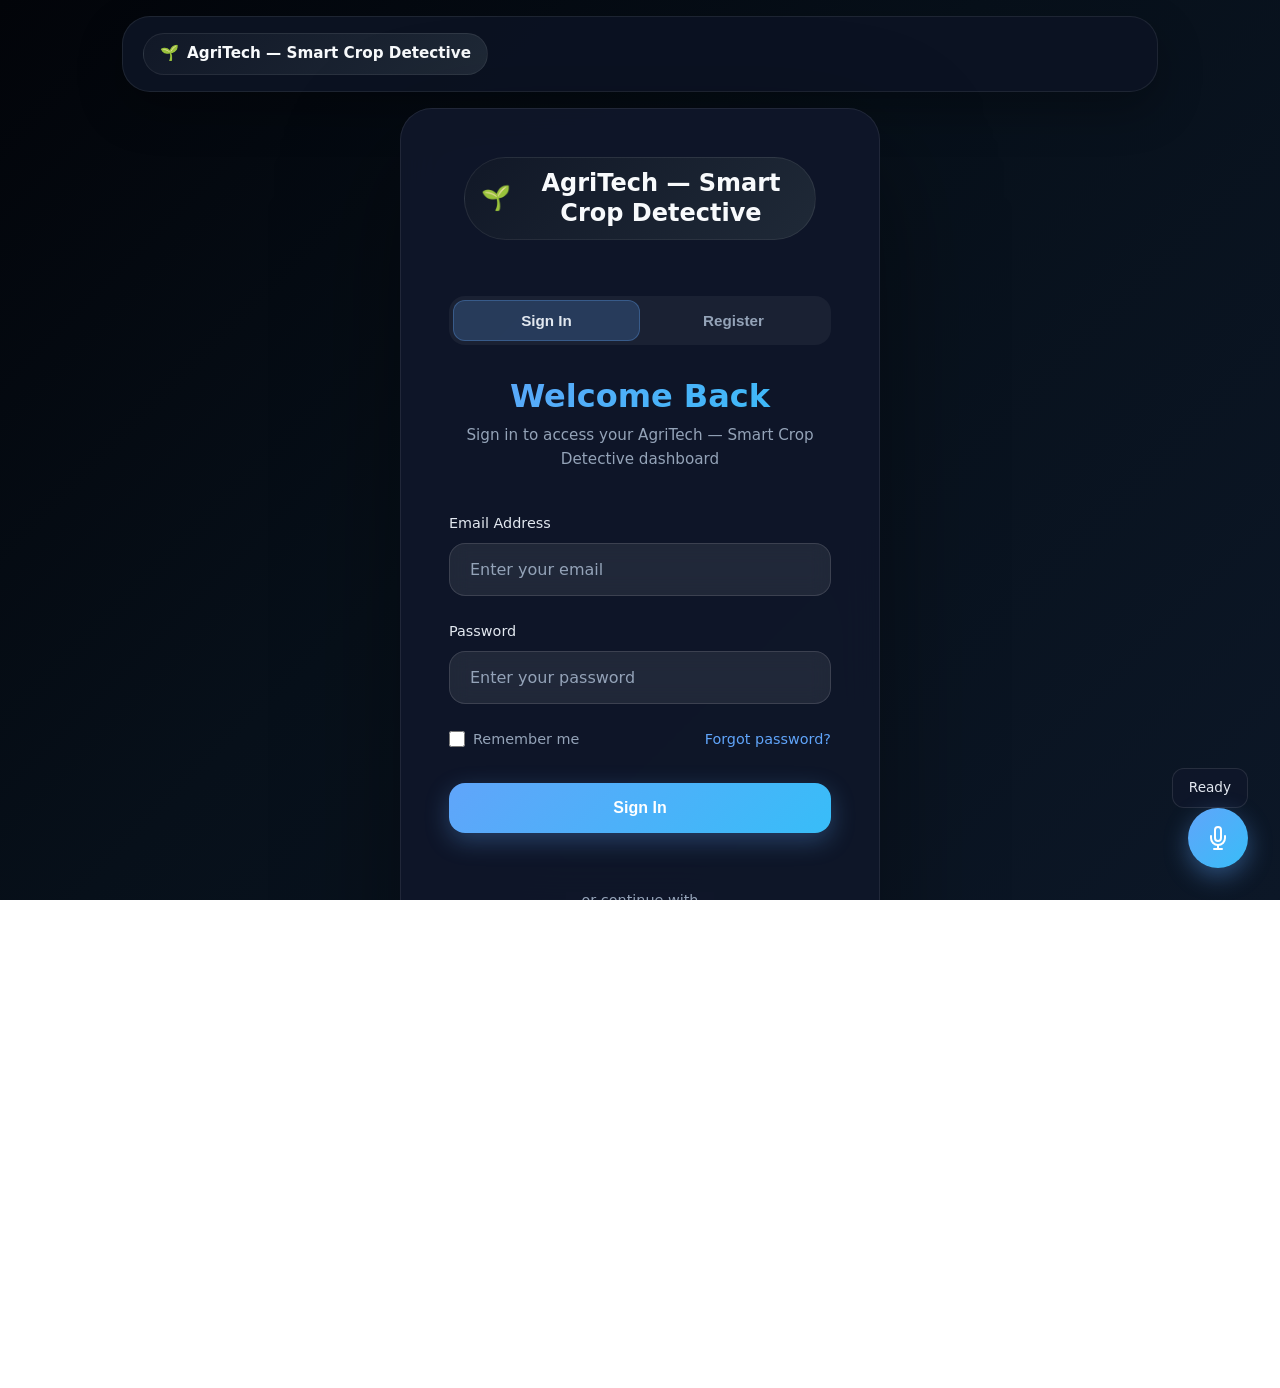
<file: index.html>
<!DOCTYPE html>
<html lang="en">
<head>
  <meta charset="UTF-8" />
  <meta name="viewport" content="width=device-width, initial-scale=1.0" />
  <title>AgriTech | Login</title>
  <link rel="stylesheet" href="base.css" />
  <style>
    :root {
      --bg: #05060d;
      --panel: rgba(15, 23, 42, 0.92);
      --text: #e2e8f0;
      --muted: #94a3b8;
      --primary: #60a5fa;
      --primary-strong: #38bdf8;
      --accent: #452c72;
      --success: #335c42;
      --surface: #0f172a;
      --border: rgba(148, 163, 184, 0.16);
      --shadow: 0 24px 80px rgba(0, 0, 0, 0.45);
      --radius: 24px;
    }

    * {
      margin: 0;
      padding: 0;
      box-sizing: border-box;
    }

    html,
    body {
      height: 100%;
      font-family: Inter, system-ui, -apple-system, BlinkMacSystemFont, "Segoe UI", sans-serif;
      background: linear-gradient(135deg, #020409 0%, #07101a 45%, #0c1727 100%);
      color: var(--text);
      overflow-x: hidden;
      position: relative;
    }

    body::before {
      content: "";
      position: fixed;
      inset: 0;
      background: radial-gradient(circle at 12% 20%, rgba(59, 130, 246, 0.12), transparent 18%),
                  radial-gradient(circle at 85% 12%, rgba(250, 204, 21, 0.1), transparent 20%),
                  radial-gradient(circle at 45% 75%, rgba(16, 185, 129, 0.08), transparent 18%);
      pointer-events: none;
      z-index: -1;
      filter: blur(14px);
    }

    .container {
      min-height: 100vh;
      display: flex;
      flex-direction: column;
      padding: 1rem 2rem;
    }

    .login-card {
      margin: auto;
      background: rgba(15, 23, 42, 0.95);
      border: 1px solid rgba(255, 255, 255, 0.08);
      border-radius: 32px;
      padding: 3rem;
      width: 100%;
      max-width: 480px;
      box-shadow: 0 40px 120px rgba(0, 0, 0, 0.4);
      backdrop-filter: blur(20px);
      position: relative;
      overflow: hidden;
    }

    .login-card::before {
      content: "";
      position: absolute;
      top: -20%;
      right: -15%;
      width: 200px;
      height: 200px;
      background: rgba(96, 165, 250, 0.1);
      border-radius: 50%;
      pointer-events: none;
    }

    .login-card::after {
      content: "";
      position: absolute;
      bottom: -16%;
      left: -12%;
      width: 150px;
      height: 150px;
      background: rgba(34, 197, 94, 0.08);
      border-radius: 50%;
      pointer-events: none;
    }

    .auth-toggle {
      display: flex;
      background: rgba(255, 255, 255, 0.05);
      border-radius: 16px;
      padding: 0.25rem;
      margin-bottom: 2rem;
      position: relative;
    }

    .auth-toggle button {
      flex: 1;
      background: transparent;
      border: none;
      padding: 0.75rem 1.5rem;
      border-radius: 12px;
      color: var(--muted);
      font-size: 0.95rem;
      font-weight: 600;
      cursor: pointer;
      transition: all 0.3s ease;
      position: relative;
      z-index: 2;
    }

    .auth-toggle button.active {
      color: var(--text);
      font-weight: 700;
    }

    .auth-toggle::before {
      content: "";
      position: absolute;
      top: 0.25rem;
      left: 0.25rem;
      width: calc(50% - 0.25rem);
      height: calc(100% - 0.5rem);
      background: rgba(96, 165, 250, 0.2);
      border: 1px solid rgba(96, 165, 250, 0.3);
      border-radius: 12px;
      transition: transform 0.3s ease;
      z-index: 1;
    }

    .auth-toggle.register-active::before {
      transform: translateX(100%);
      background: rgba(34, 197, 94, 0.2);
      border-color: rgba(34, 197, 94, 0.3);
    }

    .login-header {
      text-align: center;
      margin-bottom: 2.5rem;
    }

    .login-header .brand {
      display: inline-flex;
      align-items: center;
      gap: 0.75rem;
      text-decoration: none;
      color: #f8fafc;
      font-weight: 700;
      font-size: 1.5rem;
      margin-bottom: 1rem;
    }

    .auth-form {
      display: none;
    }

    .auth-form.active {
      display: block;
    }

    .login-header h1 {
      font-size: 2rem;
      font-weight: 700;
      margin-bottom: 0.5rem;
      background: linear-gradient(135deg, #60a5fa, #38bdf8);
      -webkit-background-clip: text;
      -webkit-text-fill-color: transparent;
      background-clip: text;
      transition: all 0.3s ease;
    }

    .register-header h1 {
      background: linear-gradient(135deg, #22c55e, #16a34a);
      -webkit-background-clip: text;
      -webkit-text-fill-color: transparent;
      background-clip: text;
    }

    .login-header p {
      color: var(--muted);
      font-size: 0.95rem;
      transition: all 0.3s ease;
    }

    .form-group {
      margin-bottom: 1.5rem;
    }

    .form-group label {
      display: block;
      margin-bottom: 0.5rem;
      color: var(--text);
      font-weight: 500;
      font-size: 0.9rem;
    }

    .form-group input {
      width: 100%;
      padding: 1rem 1.25rem;
      background: rgba(255, 255, 255, 0.08);
      border: 1px solid rgba(255, 255, 255, 0.12);
      border-radius: 16px;
      color: var(--text);
      font-size: 1rem;
      transition: all 0.3s ease;
      backdrop-filter: blur(10px);
    }

    .form-group input:focus {
      outline: none;
      border-color: var(--primary);
      background: rgba(255, 255, 255, 0.12);
      box-shadow: 0 0 0 3px rgba(96, 165, 250, 0.1);
    }

    .form-group input::placeholder {
      color: var(--muted);
    }

    .terms-group {
      display: flex;
      align-items: flex-start;
      gap: 0.75rem;
      margin-bottom: 1.5rem;
      font-size: 0.9rem;
      color: var(--muted);
    }

    .terms-group input[type="checkbox"] {
      width: 16px;
      height: 16px;
      margin-top: 0.125rem;
      accent-color: var(--success);
    }

    .terms-group label {
      margin-bottom: 0;
      line-height: 1.4;
    }

    .terms-group a {
      color: var(--primary);
      text-decoration: none;
    }

    .terms-group a:hover {
      text-decoration: underline;
    }

    .login-btn {
      width: 100%;
      padding: 1rem 1.5rem;
      background: linear-gradient(135deg, var(--primary), var(--primary-strong));
      border: none;
      border-radius: 16px;
      color: white;
      font-size: 1rem;
      font-weight: 600;
      cursor: pointer;
      transition: all 0.3s ease;
      margin-bottom: 1.5rem;
      box-shadow: 0 8px 25px rgba(96, 165, 250, 0.3);
    }

    .login-btn:hover {
      transform: translateY(-2px);
      box-shadow: 0 12px 35px rgba(96, 165, 250, 0.4);
    }

    .login-btn:active {
      transform: translateY(0);
    }

    .signup-btn {
      width: 100%;
      padding: 1rem 1.5rem;
      background: linear-gradient(135deg, var(--success), #16a34a);
      border: none;
      border-radius: 16px;
      color: white;
      font-size: 1rem;
      font-weight: 600;
      cursor: pointer;
      transition: all 0.3s ease;
      margin-bottom: 1.5rem;
      box-shadow: 0 8px 25px rgba(34, 197, 94, 0.3);
    }

    .signup-btn:hover {
      transform: translateY(-2px);
      box-shadow: 0 12px 35px rgba(34, 197, 94, 0.4);
    }

    .signup-btn:active {
      transform: translateY(0);
    }

    .signup-btn:disabled {
      opacity: 0.6;
      cursor: not-allowed;
      transform: none;
    }

    .login-options {
      display: flex;
      justify-content: space-between;
      align-items: center;
      margin-bottom: 2rem;
      flex-wrap: wrap;
      gap: 0.5rem;
    }

    .remember-me {
      display: flex;
      align-items: center;
      gap: 0.5rem;
      font-size: 0.9rem;
      color: var(--muted);
    }

    .remember-me input[type="checkbox"] {
      width: 16px;
      height: 16px;
      accent-color: var(--primary);
    }

    .forgot-password {
      color: var(--primary);
      text-decoration: none;
      font-size: 0.9rem;
      font-weight: 500;
      transition: color 0.2s ease;
    }

    .forgot-password:hover {
      color: var(--primary-strong);
      text-decoration: underline;
    }

    .divider {
      text-align: center;
      margin: 2rem 0;
      position: relative;
      color: var(--muted);
      font-size: 0.9rem;
    }

    .divider::before {
      content: "";
      position: absolute;
      top: 50%;
      left: 0;
      right: 0;
      height: 1px;
      background: rgba(255, 255, 255, 0.1);
    }

    .divider span {
      background: rgba(15, 23, 42, 0.95);
      padding: 0 1rem;
      position: relative;
      z-index: 1;
    }

    .social-login {
      display: grid;
      grid-template-columns: 1fr 1fr;
      gap: 1rem;
      margin-bottom: 2rem;
    }

    .social-btn {
      display: flex;
      align-items: center;
      justify-content: center;
      gap: 0.75rem;
      padding: 0.875rem 1rem;
      background: rgba(255, 255, 255, 0.08);
      border: 1px solid rgba(255, 255, 255, 0.12);
      border-radius: 12px;
      color: var(--text);
      text-decoration: none;
      font-size: 0.9rem;
      font-weight: 500;
      transition: all 0.3s ease;
      backdrop-filter: blur(10px);
    }

    .social-btn:hover {
      background: rgba(255, 255, 255, 0.12);
      border-color: rgba(255, 255, 255, 0.2);
      transform: translateY(-1px);
    }

    .signup-link {
      text-align: center;
      color: var(--muted);
      font-size: 0.9rem;
    }

    .signup-link a {
      color: var(--primary);
      text-decoration: none;
      font-weight: 600;
      transition: color 0.2s ease;
    }

    .signup-link a:hover {
      color: var(--primary-strong);
      text-decoration: underline;
    }

    .error-message {
      background: rgba(239, 68, 68, 0.1);
      border: 1px solid rgba(239, 68, 68, 0.2);
      border-radius: 12px;
      padding: 1rem;
      margin-bottom: 1.5rem;
      color: #fca5a5;
      font-size: 0.9rem;
      display: none;
    }

    .success-message {
      background: rgba(34, 197, 94, 0.1);
      border: 1px solid rgba(34, 197, 94, 0.2);
      border-radius: 12px;
      padding: 1rem;
      margin-bottom: 1.5rem;
      color: #86efac;
      font-size: 0.9rem;
      display: none;
    }

    .voice-assistant {
      position: fixed;
      bottom: 2rem;
      right: 2rem;
      z-index: 1000;
    }

    .voice-btn {
      width: 60px;
      height: 60px;
      border-radius: 50%;
      background: linear-gradient(135deg, var(--primary), var(--primary-strong));
      border: none;
      color: white;
      cursor: pointer;
      display: flex;
      align-items: center;
      justify-content: center;
      box-shadow: 0 8px 25px rgba(96, 165, 250, 0.4);
      transition: all 0.3s ease;
      position: relative;
      overflow: hidden;
    }

    .voice-btn:hover {
      transform: scale(1.1);
      box-shadow: 0 12px 35px rgba(96, 165, 250, 0.6);
    }

    .voice-btn.listening {
      background: linear-gradient(135deg, #ef4444, #dc2626);
      animation: pulse 2s infinite;
    }

    .voice-btn.processing {
      background: linear-gradient(135deg, #f59e0b, #d97706);
    }

    @keyframes pulse {
      0% {
        box-shadow: 0 0 0 0 rgba(239, 68, 68, 0.7);
      }
      70% {
        box-shadow: 0 0 0 20px rgba(239, 68, 68, 0);
      }
      100% {
        box-shadow: 0 0 0 0 rgba(239, 68, 68, 0);
      }
    }

    .voice-status {
      position: absolute;
      top: -40px;
      right: 0;
      background: rgba(15, 23, 42, 0.95);
      border: 1px solid rgba(255, 255, 255, 0.1);
      border-radius: 12px;
      padding: 0.5rem 1rem;
      color: var(--text);
      font-size: 0.85rem;
      white-space: nowrap;
      opacity: 0;
      transform: translateY(10px);
      transition: all 0.3s ease;
      pointer-events: none;
    }

    .voice-status.show {
      opacity: 1;
      transform: translateY(0);
    }

    .voice-feedback {
      position: fixed;
      bottom: 6rem;
      right: 2rem;
      background: rgba(15, 23, 42, 0.95);
      border: 1px solid rgba(255, 255, 255, 0.1);
      border-radius: 16px;
      padding: 1rem;
      max-width: 300px;
      color: var(--text);
      font-size: 0.9rem;
      backdrop-filter: blur(20px);
      opacity: 0;
      transform: translateY(20px);
      transition: all 0.3s ease;
      pointer-events: none;
      z-index: 999;
    }

    .voice-feedback.show {
      opacity: 1;
      transform: translateY(0);
    }

    .voice-feedback .message {
      margin-bottom: 0.5rem;
    }

    .voice-feedback .transcript {
      color: var(--muted);
      font-style: italic;
      font-size: 0.85rem;
    }

    .voice-instructions {
      background: rgba(96, 165, 250, 0.1);
      border: 1px solid rgba(96, 165, 250, 0.2);
      border-radius: 12px;
      padding: 1rem;
      margin-bottom: 1.5rem;
      color: var(--text);
      font-size: 0.9rem;
    }

    .voice-instructions h3 {
      color: var(--primary);
      margin-bottom: 0.5rem;
      font-size: 1rem;
    }

    .voice-instructions ul {
      list-style: none;
      padding: 0;
    }

    .voice-instructions li {
      padding: 0.25rem 0;
      color: var(--muted);
    }

    .voice-instructions li:before {
      content: "🎤 ";
      margin-right: 0.5rem;
    }

    @media (max-width: 480px) {
      .container {
        padding: 1rem;
      }

      .login-card {
        padding: 2rem 1.5rem;
      }

      .login-header h1 {
        font-size: 1.75rem;
      }

      .social-login {
        grid-template-columns: 1fr;
      }
    }

    @media (max-width: 360px) {
      .login-card {
        padding: 1.5rem 1rem;
      }

      .login-options {
        flex-direction: column;
        align-items: flex-start;
        gap: 1rem;
      }
    }
  </style>
</head>
<body class="body-gradient">
  <div class="container">
    <nav class="navbar" style="margin-bottom: 1rem;">
      <div id="nav-root"></div>
    </nav>
    <div class="login-card">
      <div class="login-header">
        <a href="index.html" class="brand">
          <span>🌱</span>
          <span>AgriTech — Smart Crop Detective</span>
        </a>
      </div>

      <div class="auth-toggle" id="authToggle">
        <button class="auth-btn active" data-form="login">Sign In</button>
        <button class="auth-btn" data-form="register">Register</button>
      </div>

      <div class="login-header">
        <h1 id="formTitle">Welcome Back</h1>
        <p id="formSubtitle">Sign in to access your AgriTech — Smart Crop Detective dashboard</p>
      </div>

      <div id="errorMessage" class="error-message">
        Invalid email or password. Please try again.
      </div>

      <div id="successMessage" class="success-message">
        Login successful! Redirecting...
      </div>

      <!-- Login Form -->
      <form id="loginForm" class="auth-form active">
        <div class="form-group">
          <label for="email">Email Address</label>
          <input type="email" id="email" name="email" placeholder="Enter your email" required />
        </div>

        <div class="form-group">
          <label for="password">Password</label>
          <input type="password" id="password" name="password" placeholder="Enter your password" required />
        </div>

        <div class="login-options">
          <label class="remember-me">
            <input type="checkbox" id="remember" name="remember" />
            Remember me
          </label>
          <a href="#" class="forgot-password">Forgot password?</a>
        </div>

        <button type="submit" class="login-btn">Sign In</button>
      </form>

      <!-- Register Form -->
      <form id="registerForm" class="auth-form">
        <div class="form-row">
          <div class="form-group">
            <label for="regFirstName">First Name</label>
            <input type="text" id="regFirstName" name="firstName" placeholder="John" required />
          </div>
          <div class="form-group">
            <label for="regLastName">Last Name</label>
            <input type="text" id="regLastName" name="lastName" placeholder="Doe" required />
          </div>
        </div>

        <div class="form-group">
          <label for="regEmail">Email Address</label>
          <input type="email" id="regEmail" name="email" placeholder="john.doe@example.com" required />
        </div>

        <div class="form-group">
          <label for="regPhone">Phone Number (Optional)</label>
          <input type="tel" id="regPhone" name="phone" placeholder="+1 (555) 123-4567" />
        </div>

        <div class="form-group">
          <label for="regPassword">Password</label>
          <input type="password" id="regPassword" name="password" placeholder="Create a strong password" required minlength="8" />
        </div>

        <div class="form-group">
          <label for="regConfirmPassword">Confirm Password</label>
          <input type="password" id="regConfirmPassword" name="confirmPassword" placeholder="Confirm your password" required />
        </div>

        <div class="terms-group">
          <input type="checkbox" id="regTerms" name="terms" required />
          <label for="regTerms">
            I agree to the <a href="#">Terms of Service</a> and <a href="#">Privacy Policy</a>
          </label>
        </div>

        <button type="submit" class="signup-btn" id="signupBtn">Create Account</button>
      </form>

      <div class="divider">
        <span>or continue with</span>
      </div>

      <div class="social-login">
        <a href="#" class="social-btn">
          <svg width="20" height="20" viewBox="0 0 24 24" fill="currentColor">
            <path d="M22.56 12.25c0-.78-.07-1.53-.2-2.25H12v4.26h5.92c-.26 1.37-1.04 2.53-2.21 3.31v2.77h3.57c2.08-1.92 3.28-4.74 3.28-8.09z"/>
            <path d="M12 23c2.97 0 5.46-.98 7.28-2.66l-3.57-2.77c-.98.66-2.23 1.06-3.71 1.06-2.86 0-5.29-1.93-6.16-4.53H2.18v2.84C3.99 20.53 7.7 23 12 23z"/>
            <path d="M5.84 14.09c-.22-.66-.35-1.36-.35-2.09s.13-1.43.35-2.09V7.07H2.18C1.43 8.55 1 10.22 1 12s.43 3.45 1.18 4.93l2.85-2.22.81-.62z"/>
            <path d="M12 5.38c1.62 0 3.06.56 4.21 1.64l3.15-3.15C17.45 2.09 14.97 1 12 1 7.7 1 3.99 3.47 2.18 7.07l3.66 2.84c.87-2.6 3.3-4.53 6.16-4.53z"/>
          </svg>
          Google
        </a>
        <a href="#" class="social-btn">
          <svg width="20" height="20" viewBox="0 0 24 24" fill="currentColor">
            <path d="M24 12.073c0-6.627-5.373-12-12-12s-12 5.373-12 12c0 5.99 4.388 10.954 10.125 11.854v-8.385H7.078v-3.47h3.047V9.43c0-3.007 1.792-4.669 4.533-4.669 1.312 0 2.686.235 2.686.235v2.953H15.83c-1.491 0-1.956.925-1.956 1.874v2.25h3.328l-.532 3.47h-2.796v8.385C19.612 23.027 24 18.062 24 12.073z"/>
          </svg>
          Facebook
        </a>
      </div>

      <div class="voice-instructions">
        <h3>Voice Commands Available</h3>
        <ul>
          <li>"Sign in" or "Login"</li>
          <li>"Register" or "Sign up"</li>
          <li>"Email" followed by your email</li>
          <li>"Password" followed by your password</li>
          <li>"Submit" or "Enter"</li>
          <li>"Clear" or "Reset"</li>
        </ul>
      </div>

      <div class="signup-link" id="authLink">
        Don't have an account? <a href="#" id="signupLink">Sign up</a>
      </div>
    </div>
  </div>

  <div class="voice-assistant">
    <div class="voice-status" id="voiceStatus">Ready</div>
    <button class="voice-btn" id="voiceBtn" aria-label="Voice Assistant">
      <svg width="24" height="24" viewBox="0 0 24 24" fill="none" stroke="currentColor" stroke-width="2" stroke-linecap="round" stroke-linejoin="round">
        <path d="M12 1a3 3 0 0 0-3 3v8a3 3 0 0 0 6 0V4a3 3 0 0 0-3-3z"></path>
        <path d="M19 10v2a7 7 0 0 1-14 0v-2"></path>
        <line x1="12" y1="19" x2="12" y2="23"></line>
        <line x1="8" y1="23" x2="16" y2="23"></line>
      </svg>
    </button>
  </div>

  <div class="voice-feedback" id="voiceFeedback">
    <div class="message" id="voiceMessage"></div>
    <div class="transcript" id="voiceTranscript"></div>
  </div>

  <script type="module">
    import { renderNav } from './nav.js';
    import { login as apiLogin, register as apiRegister } from './api.js';
    import { getRedirectParam, storeAuthToken } from './auth-guard.js';

    renderNav('index');

    const loginForm = document.getElementById('loginForm');
    const registerForm = document.getElementById('registerForm');
    const authToggle = document.getElementById('authToggle');
    const authButtons = document.querySelectorAll('.auth-btn');
    const formTitle = document.getElementById('formTitle');
    const formSubtitle = document.getElementById('formSubtitle');
    const errorMessage = document.getElementById('errorMessage');
    const successMessage = document.getElementById('successMessage');
    const authLink = document.getElementById('authLink');

    function switchAuthForm(formType) {
      const targetButton = document.querySelector(`[data-form="${formType}"]`);
      if (!targetButton) return;

      authButtons.forEach(btn => btn.classList.remove('active'));
      targetButton.classList.add('active');
      authToggle.classList.toggle('register-active', formType === 'register');

      document.querySelectorAll('.auth-form').forEach(form => {
        form.classList.remove('active');
      });
      document.getElementById(`${formType}Form`).classList.add('active');

      if (formType === 'login') {
        formTitle.textContent = 'Welcome Back';
        formTitle.style.background = 'linear-gradient(135deg, #60a5fa, #38bdf8)';
        formTitle.style.webkitBackgroundClip = 'text';
        formTitle.style.webkitTextFillColor = 'transparent';
        formTitle.style.backgroundClip = 'text';
        formSubtitle.textContent = 'Sign in to access your AgriTech — Smart Crop Detective dashboard';
        authLink.innerHTML = 'Don\'t have an account? <a href="#" id="signupLink">Sign up</a>';
      } else {
        formTitle.textContent = 'Join AgriTech — Smart Crop Detective';
        formTitle.style.background = 'linear-gradient(135deg, #22c55e, #16a34a)';
        formTitle.style.webkitBackgroundClip = 'text';
        formTitle.style.webkitTextFillColor = 'transparent';
        formTitle.style.backgroundClip = 'text';
        formSubtitle.textContent = 'Create your account to start detecting crop diseases';
        authLink.innerHTML = 'Already have an account? <a href="#" id="loginLink">Sign in</a>';
      }

      errorMessage.style.display = 'none';
      successMessage.style.display = 'none';
    }

    // Handle auth toggle
    authButtons.forEach(button => {
      button.addEventListener('click', () => {
        switchAuthForm(button.dataset.form);
      });
    });

    const requestedTab = new URLSearchParams(window.location.search).get('tab');
    if (requestedTab === 'register') {
      switchAuthForm('register');
    }

    loginForm.addEventListener('submit', async function(e) {
      e.preventDefault();

      const email = document.getElementById('email').value.trim();
      const password = document.getElementById('password').value;

      errorMessage.style.display = 'none';
      successMessage.style.display = 'none';

      if (!email || !password) {
        errorMessage.textContent = 'Please enter your email and password.';
        errorMessage.style.display = 'block';
        return;
      }

      try {
        const { res, data } = await apiLogin(email, password);

        if (!res.ok) {
          errorMessage.textContent = data.error || 'Invalid email or password. Please try again.';
          errorMessage.style.display = 'block';
          return;
        }

        storeAuthToken(data.token);
        successMessage.textContent = 'Login successful! Redirecting...';
        successMessage.style.display = 'block';
        setTimeout(() => {
          window.location.href = getRedirectParam() || 'dashboard.html';
        }, 800);
      } catch (err) {
        console.error(err);
        errorMessage.textContent = 'Could not reach the server. Is the Flask app running?';
        errorMessage.style.display = 'block';
      }
    });

    registerForm.addEventListener('submit', async function(e) {
      e.preventDefault();

      const firstName = document.getElementById('regFirstName').value.trim();
      const lastName = document.getElementById('regLastName').value.trim();
      const email = document.getElementById('regEmail').value.trim();
      const phone = document.getElementById('regPhone').value.trim();
      const password = document.getElementById('regPassword').value;
      const confirmPassword = document.getElementById('regConfirmPassword').value;
      const termsAccepted = document.getElementById('regTerms').checked;

      errorMessage.style.display = 'none';
      successMessage.style.display = 'none';

      let errorText = '';

      if (!firstName || !lastName || !email || !password || !confirmPassword) {
        errorText = 'Please fill in all required fields.';
      } else if (password.length < 8) {
        errorText = 'Password must be at least 8 characters long.';
      } else if (password !== confirmPassword) {
        errorText = 'Passwords do not match.';
      } else if (!termsAccepted) {
        errorText = 'Please accept the Terms of Service and Privacy Policy.';
      }

      if (errorText) {
        errorMessage.textContent = errorText;
        errorMessage.style.display = 'block';
        return;
      }

      const signupBtn = document.getElementById('signupBtn');
      signupBtn.disabled = true;
      signupBtn.textContent = 'Creating Account...';

      try {
        const { res, data } = await apiRegister({
          email,
          password,
          first_name: firstName,
          last_name: lastName,
          phone: phone || null
        });

        if (res.status === 409) {
          errorMessage.textContent = data.error || 'An account with this email already exists.';
          errorMessage.style.display = 'block';
          signupBtn.disabled = false;
          signupBtn.textContent = 'Create Account';
          return;
        }

        if (!res.ok) {
          errorMessage.textContent = data.error || 'Registration failed. Please try again.';
          errorMessage.style.display = 'block';
          signupBtn.disabled = false;
          signupBtn.textContent = 'Create Account';
          return;
        }

        successMessage.textContent = 'Account created! You can sign in now.';
        successMessage.style.display = 'block';
        document.querySelector('[data-form="login"]').click();
        registerForm.reset();
      } catch (err) {
        console.error(err);
        errorMessage.textContent = 'Could not reach the server. Is the Flask app running?';
        errorMessage.style.display = 'block';
      } finally {
        signupBtn.disabled = false;
        signupBtn.textContent = 'Create Account';
      }
    });

    // Handle auth link clicks
    document.addEventListener('click', function(e) {
      if (e.target.id === 'signupLink') {
        e.preventDefault();
        switchAuthForm('register');
      } else if (e.target.id === 'loginLink') {
        e.preventDefault();
        switchAuthForm('login');
      }
    });

    // Add some interactive effects
    const inputs = document.querySelectorAll('input');
    inputs.forEach(input => {
      input.addEventListener('focus', function() {
        this.parentElement.style.transform = 'translateY(-2px)';
      });

      input.addEventListener('blur', function() {
        this.parentElement.style.transform = 'translateY(0)';
      });
    });

    // Voice Assistant Implementation
    const voiceBtn = document.getElementById('voiceBtn');
    const voiceStatus = document.getElementById('voiceStatus');
    const voiceFeedback = document.getElementById('voiceFeedback');
    const voiceMessage = document.getElementById('voiceMessage');
    const voiceTranscript = document.getElementById('voiceTranscript');

    // Check for browser support
    const SpeechRecognition = window.SpeechRecognition || window.webkitSpeechRecognition;
    const SpeechSynthesis = window.speechSynthesis;
    const canSpeak = !!SpeechSynthesis;

    if (!SpeechRecognition) {
      voiceBtn.style.display = 'none';
      console.warn('Speech recognition is not supported in this browser');
    } else {
      const recognition = new SpeechRecognition();
      recognition.continuous = false;
      recognition.interimResults = true;
      recognition.lang = 'en-US';

      let isListening = false;
      let currentField = null;
      let isWaitingForValue = false;

      // Voice assistant functions
      function showVoiceStatus(status, show = true) {
        voiceStatus.textContent = status;
        if (show) {
          voiceStatus.classList.add('show');
          setTimeout(() => {
            voiceStatus.classList.remove('show');
          }, 3000);
        }
      }

      function showVoiceFeedback(message, transcript = '') {
        voiceMessage.textContent = message;
        voiceTranscript.textContent = transcript ? `"${transcript}"` : '';
        voiceFeedback.classList.add('show');
        setTimeout(() => {
          voiceFeedback.classList.remove('show');
        }, 4000);
      }

      function speak(text) {
        if (!canSpeak) return;
        const utterance = new SpeechSynthesisUtterance(text);
        utterance.rate = 1.0;
        utterance.pitch = 1.0;
        utterance.volume = 1.0;
        SpeechSynthesis.speak(utterance);
      }

      function processCommand(command) {
        const lowerCommand = command.toLowerCase().trim();
        
        // Navigation commands
        if (lowerCommand.includes('sign in') || lowerCommand.includes('login')) {
          document.querySelector('[data-form="login"]').click();
          speak('Switched to sign in form');
          showVoiceFeedback('Switched to sign in form', command);
          return;
        }

        if (lowerCommand.includes('register') || lowerCommand.includes('sign up')) {
          document.querySelector('[data-form="register"]').click();
          speak('Switched to registration form');
          showVoiceFeedback('Switched to registration form', command);
          return;
        }

        // Form field commands
        if (lowerCommand.includes('email')) {
          const activeForm = document.querySelector('.auth-form.active');
          const emailField = activeForm.querySelector('input[type="email"]');
          if (emailField) {
            currentField = emailField;
            isWaitingForValue = true;
            emailField.focus();
            speak('Please say your email address');
            showVoiceFeedback('Ready for email input', command);
          }
          return;
        }

        if (lowerCommand.includes('password')) {
          const activeForm = document.querySelector('.auth-form.active');
          const passwordField = activeForm.querySelector('input[type="password"]');
          if (passwordField) {
            currentField = passwordField;
            isWaitingForValue = true;
            passwordField.focus();
            speak('Please say your password');
            showVoiceFeedback('Ready for password input', command);
          }
          return;
        }

        if (lowerCommand.includes('first name')) {
          const firstNameField = document.getElementById('regFirstName');
          if (firstNameField) {
            currentField = firstNameField;
            isWaitingForValue = true;
            firstNameField.focus();
            speak('Please say your first name');
            showVoiceFeedback('Ready for first name input', command);
          }
          return;
        }

        if (lowerCommand.includes('last name')) {
          const lastNameField = document.getElementById('regLastName');
          if (lastNameField) {
            currentField = lastNameField;
            isWaitingForValue = true;
            lastNameField.focus();
            speak('Please say your last name');
            showVoiceFeedback('Ready for last name input', command);
          }
          return;
        }

        if (lowerCommand.includes('phone')) {
          const phoneField = document.getElementById('regPhone');
          if (phoneField) {
            currentField = phoneField;
            isWaitingForValue = true;
            phoneField.focus();
            speak('Please say your phone number');
            showVoiceFeedback('Ready for phone number input', command);
          }
          return;
        }

        // Action commands
        if (lowerCommand.includes('submit') || lowerCommand.includes('enter') || lowerCommand.includes('sign in') || lowerCommand.includes('register')) {
          const activeForm = document.querySelector('.auth-form.active');
          const submitBtn = activeForm.querySelector('button[type="submit"]');
          if (submitBtn && !submitBtn.disabled) {
            submitBtn.click();
            speak('Form submitted');
            showVoiceFeedback('Form submitted successfully', command);
          } else {
            speak('Please fill in all required fields first');
            showVoiceFeedback('Please fill in all required fields first', command);
          }
          return;
        }

        if (lowerCommand.includes('clear') || lowerCommand.includes('reset')) {
          const activeForm = document.querySelector('.auth-form.active');
          activeForm.reset();
          speak('Form cleared');
          showVoiceFeedback('Form has been cleared', command);
          return;
        }

        // Value input for current field
        if (isWaitingForValue && currentField) {
          // Clean up the input for common speech recognition issues
          let cleanedValue = command
            .replace(/\bat\b/g, '@')  // Replace "at" with "@"
            .replace(/\bdot\b/g, '.')  // Replace "dot" with "."
            .replace(/\s+/g, ' ')      // Normalize spaces
            .trim();

          // Handle email formatting
          if (currentField.type === 'email') {
            cleanedValue = cleanedValue.replace(/\s+at\s+/g, '@').replace(/\s+dot\s+/g, '.');
          }

          currentField.value = cleanedValue;
          isWaitingForValue = false;
          currentField = null;
          speak(`Value entered: ${cleanedValue}`);
          showVoiceFeedback(`Entered: ${cleanedValue}`, command);
          return;
        }

        // Help command
        if (lowerCommand.includes('help') || lowerCommand.includes('commands')) {
          const helpText = 'Available voice commands: sign in, register, email, password, first name, last name, phone, submit, clear, and help. You can also say "email" followed by your email address to fill it directly.';
          speak(helpText);
          showVoiceFeedback('Voice help activated', command);
          return;
        }

        // Unknown command
        speak('Command not recognized. Say "help" for available commands');
        showVoiceFeedback('Command not recognized', command);
      }

      // Recognition event handlers
      recognition.onstart = () => {
        isListening = true;
        voiceBtn.classList.add('listening');
        showVoiceStatus('Listening...');
      };

      recognition.onresult = (event) => {
        const current = event.resultIndex;
        const transcript = event.results[current][0].transcript;
        
        if (event.results[current].isFinal) {
          voiceBtn.classList.remove('listening');
          voiceBtn.classList.add('processing');
          showVoiceStatus('Processing...');
          
          setTimeout(() => {
            processCommand(transcript);
            voiceBtn.classList.remove('processing');
            isListening = false;
          }, 500);
        } else {
          // Show interim results
          voiceTranscript.textContent = `"${transcript}"`;
          voiceFeedback.classList.add('show');
        }
      };

      recognition.onerror = (event) => {
        isListening = false;
        voiceBtn.classList.remove('listening', 'processing');
        const isInsecureContext = !(window.isSecureContext || location.hostname === 'localhost' || location.hostname === '127.0.0.1');
        const errorHelp = {
          'not-allowed': 'Microphone access is blocked. Allow mic permission in browser site settings and try again.',
          'service-not-allowed': 'Speech service is blocked by browser policy. Check browser permissions/settings.',
          'audio-capture': 'No microphone detected. Connect/select a microphone and retry.',
          'network': 'Speech service network error. Check internet connection and retry.',
          'no-speech': 'No speech was detected. Speak clearly after tapping the mic button.',
          'aborted': 'Voice capture was interrupted. Tap mic again to retry.',
          'language-not-supported': 'Selected language is not supported by this browser speech engine.',
        };
        const message = isInsecureContext
          ? 'Voice recognition needs a secure context (HTTPS or localhost).'
          : (errorHelp[event.error] || 'Voice recognition failed. Please try again.');

        showVoiceStatus('Voice error');
        showVoiceFeedback(message, '');
        console.error('Speech recognition error:', event.error);
        speak(message);
      };

      recognition.onend = () => {
        isListening = false;
        voiceBtn.classList.remove('listening', 'processing');
        if (!voiceBtn.classList.contains('processing')) {
          showVoiceStatus('Ready');
        }
      };

      // Voice button click handler
      voiceBtn.addEventListener('click', () => {
        if (!isListening) {
          try {
            if (SpeechSynthesis && SpeechSynthesis.speaking) {
              SpeechSynthesis.cancel();
            }
            recognition.start();
          } catch (error) {
            console.error('Failed to start recognition:', error);
            showVoiceFeedback('Failed to start voice recognition', '');
          }
        } else {
          recognition.stop();
        }
      });

      // Initialize voice assistant
      showVoiceStatus('Ready');
      
      // Welcome message when page loads
      if (canSpeak) {
        setTimeout(() => {
          speak('Welcome to AgriTech — Smart Crop Detective. Click the microphone button or say help to use voice commands.');
        }, 1000);
      }
    }
  </script>
</body>
</html>
</file>
<file: base.css>
/* AgriTech — Smart Crop Detective — shared base styles */

:root {
  --bg: #05060d;
  --panel: rgba(15, 23, 42, 0.92);
  --text: #e2e8f0;
  --muted: #94a3b8;
  --primary: #60a5fa;
  --primary-strong: #38bdf8;
  --accent: #fde047;
  --accent-soft: rgba(251, 191, 36, 0.18);
  --success: #22c55e;
  --danger: #f87171;
  --surface: #0f172a;
  --border: rgba(148, 163, 184, 0.16);
  --shadow: 0 24px 80px rgba(0, 0, 0, 0.45);
  --radius: 24px;
  --font: Inter, system-ui, -apple-system, BlinkMacSystemFont, "Segoe UI", sans-serif;
}

*,
*::before,
*::after {
  box-sizing: border-box;
}

* {
  margin: 0;
}

html {
  min-height: 100%;
}

body {
  margin: 0;
  min-height: 100%;
  font-family: var(--font);
  background: linear-gradient(135deg, #020409 0%, #07101a 45%, #0c1727 100%);
  color: var(--text);
  line-height: 1.6;
  overflow-x: hidden;
}

body.light-mode {
  --panel: rgba(255, 255, 255, 0.94);
  --text: #0f172a;
  --muted: #475569;
  --surface: #ffffff;
  --border: rgba(15, 23, 42, 0.12);
  --shadow: 0 24px 60px rgba(15, 23, 42, 0.12);
  background: #ffffff;
  color: #0f172a;
}

body.light-mode.body-gradient::before {
  background: radial-gradient(circle at 12% 20%, rgba(59, 130, 246, 0.08), transparent 18%),
    radial-gradient(circle at 85% 12%, rgba(250, 204, 21, 0.08), transparent 20%),
    radial-gradient(circle at 45% 75%, rgba(16, 185, 129, 0.06), transparent 18%);
}

body.body-gradient::before {
  content: "";
  position: fixed;
  inset: 0;
  background: radial-gradient(circle at 12% 20%, rgba(59, 130, 246, 0.12), transparent 18%),
    radial-gradient(circle at 85% 12%, rgba(250, 204, 21, 0.1), transparent 20%),
    radial-gradient(circle at 45% 75%, rgba(16, 185, 129, 0.08), transparent 18%);
  pointer-events: none;
  z-index: -1;
  filter: blur(14px);
}

a {
  color: var(--primary);
  text-decoration: none;
}

a:hover {
  text-decoration: underline;
}

h1, h2, h3 {
  font-weight: 700;
  color: var(--text);
  line-height: 1.2;
}

p {
  color: var(--muted);
}

.container {
  width: min(1180px, calc(100% - 2rem));
  max-width: 1100px;
  margin: 0 auto;
  padding: 1rem 1rem 2rem;
  position: relative;
}

/* Navbar */
.navbar {
  display: flex;
  flex-wrap: wrap;
  align-items: center;
  justify-content: space-between;
  gap: 0.75rem 1rem;
  padding: 1rem 1.25rem;
  background: rgba(12, 20, 35, 0.95);
  border: 1px solid rgba(255, 255, 255, 0.08);
  border-radius: 28px;
  box-shadow: 0 18px 45px rgba(0, 0, 0, 0.28);
}

body.light-mode .navbar {
  background: rgba(255, 255, 255, 0.96);
  border-color: rgba(15, 23, 42, 0.08);
  box-shadow: 0 18px 40px rgba(15, 23, 42, 0.08);
}

.brand {
  display: inline-flex;
  align-items: center;
  gap: 0.5rem;
  text-decoration: none;
  color: #f8fafc;
  font-weight: 700;
  background: linear-gradient(135deg, #111827, #1f2937);
  border-radius: 999px;
  padding: 0.65rem 1rem;
  border: 1px solid rgba(255, 255, 255, 0.08);
  font-size: clamp(0.7rem, 1.6vw, 0.95rem);
  line-height: 1.25;
  max-width: min(100%, 22rem);
}

.brand:hover {
  text-decoration: none;
  filter: brightness(1.06);
}

body.light-mode .brand {
  color: #0f172a;
  background: linear-gradient(135deg, #f8fafc, #e2e8f0);
  border-color: rgba(15, 23, 42, 0.08);
}

.menu {
  display: flex;
  flex-wrap: wrap;
  gap: 0.75rem;
  align-items: center;
  justify-content: flex-end;
}

.nav-link {
  color: #cbd5e1;
  text-decoration: none;
  padding: 0.75rem 1rem;
  border-radius: 999px;
  transition: background 0.2s ease, transform 0.2s ease, color 0.2s ease;
  font-weight: 600;
  font-size: 0.95rem;
}

.nav-link:hover {
  background: rgba(255, 255, 255, 0.08);
  color: #fff;
  text-decoration: none;
  transform: translateY(-1px);
}

.nav-link.active {
  background: rgba(251, 191, 36, 0.95);
  color: #0f172a;
  font-weight: 700;
  box-shadow: 0 12px 24px rgba(251, 191, 36, 0.24);
}

.nav-link.active:hover {
  color: #0f172a;
}

body.light-mode .nav-link {
  color: #334155;
}

body.light-mode .nav-link:hover {
  background: rgba(15, 23, 42, 0.06);
  color: #0f172a;
}

/* Buttons */
.btn {
  display: inline-block;
  padding: 0.75rem 1.5rem;
  background: var(--primary);
  color: #fff;
  border: none;
  border-radius: 8px;
  cursor: pointer;
  font-weight: 600;
  font-family: inherit;
  transition: background 0.2s ease, filter 0.2s ease;
}

.btn:hover {
  filter: brightness(1.08);
}

.btn:disabled {
  opacity: 0.6;
  cursor: not-allowed;
}

.btn-primary {
  background: linear-gradient(135deg, #facc15 0%, #f59e0b 100%);
  color: #0f172a;
}

.btn-secondary {
  background: rgba(255, 255, 255, 0.1);
  color: var(--text);
  border: 1px solid rgba(255, 255, 255, 0.15);
}

/* Cards / glass panels */
.card,
.panel-glass,
.contact-form {
  margin-top: 1.5rem;
  padding: 1.5rem;
  background: rgba(255, 255, 255, 0.05);
  border: 1px solid rgba(255, 255, 255, 0.1);
  border-radius: var(--radius);
  backdrop-filter: blur(12px);
  box-shadow: var(--shadow);
}

body.light-mode .card,
body.light-mode .panel-glass,
body.light-mode .contact-form,
body.light-mode .hero {
  background: rgba(248, 250, 252, 0.96);
  border-color: rgba(15, 23, 42, 0.08);
  box-shadow: var(--shadow);
}

.card h2,
.panel-glass h2,
.contact-form h2 {
  margin-top: 0;
  color: var(--text);
}

/* Hero block (simple pages) */
.hero {
  margin-top: 2rem;
  padding: 2rem;
  background: rgba(255, 255, 255, 0.04);
  border: 1px solid rgba(255, 255, 255, 0.1);
  border-radius: 28px;
}

.hero h1 {
  margin-top: 0;
  font-size: clamp(2rem, 3vw, 3rem);
}

.hero > p,
.hero p.lead {
  max-width: 760px;
  line-height: 1.7;
  color: var(--muted);
}

/* Forms */
.form-group {
  margin-bottom: 1rem;
}

.form-group label {
  display: block;
  margin-bottom: 0.5rem;
  color: #cbd5e1;
  font-weight: 500;
}

.form-group input,
.form-group textarea,
.form-group select {
  width: 100%;
  padding: 0.75rem 1rem;
  background: rgba(255, 255, 255, 0.08);
  border: 1px solid rgba(255, 255, 255, 0.12);
  border-radius: 8px;
  color: var(--text);
  font-family: inherit;
  font-size: 1rem;
}

.form-group textarea {
  resize: vertical;
  min-height: 120px;
}

.form-group input:focus,
.form-group textarea:focus,
.form-group select:focus {
  outline: none;
  border-color: var(--primary);
}

/* Footer */
.site-footer {
  margin-top: 3rem;
  text-align: center;
  color: var(--muted);
  font-size: 0.95rem;
}

/* Utilities */
#nav-root {
  display: contents;
}

.hidden {
  display: none !important;
}

.flex {
  display: flex;
}

.flex-wrap {
  flex-wrap: wrap;
}

.grid {
  display: grid;
}

.items-center {
  align-items: center;
}

.justify-between {
  justify-content: space-between;
}

.gap-1 {
  gap: 0.5rem;
}

.gap-2 {
  gap: 1rem;
}

@media (max-width: 760px) {
  .navbar {
    flex-direction: column;
    align-items: stretch;
  }

  .menu {
    justify-content: flex-start;
  }
}
</file>
